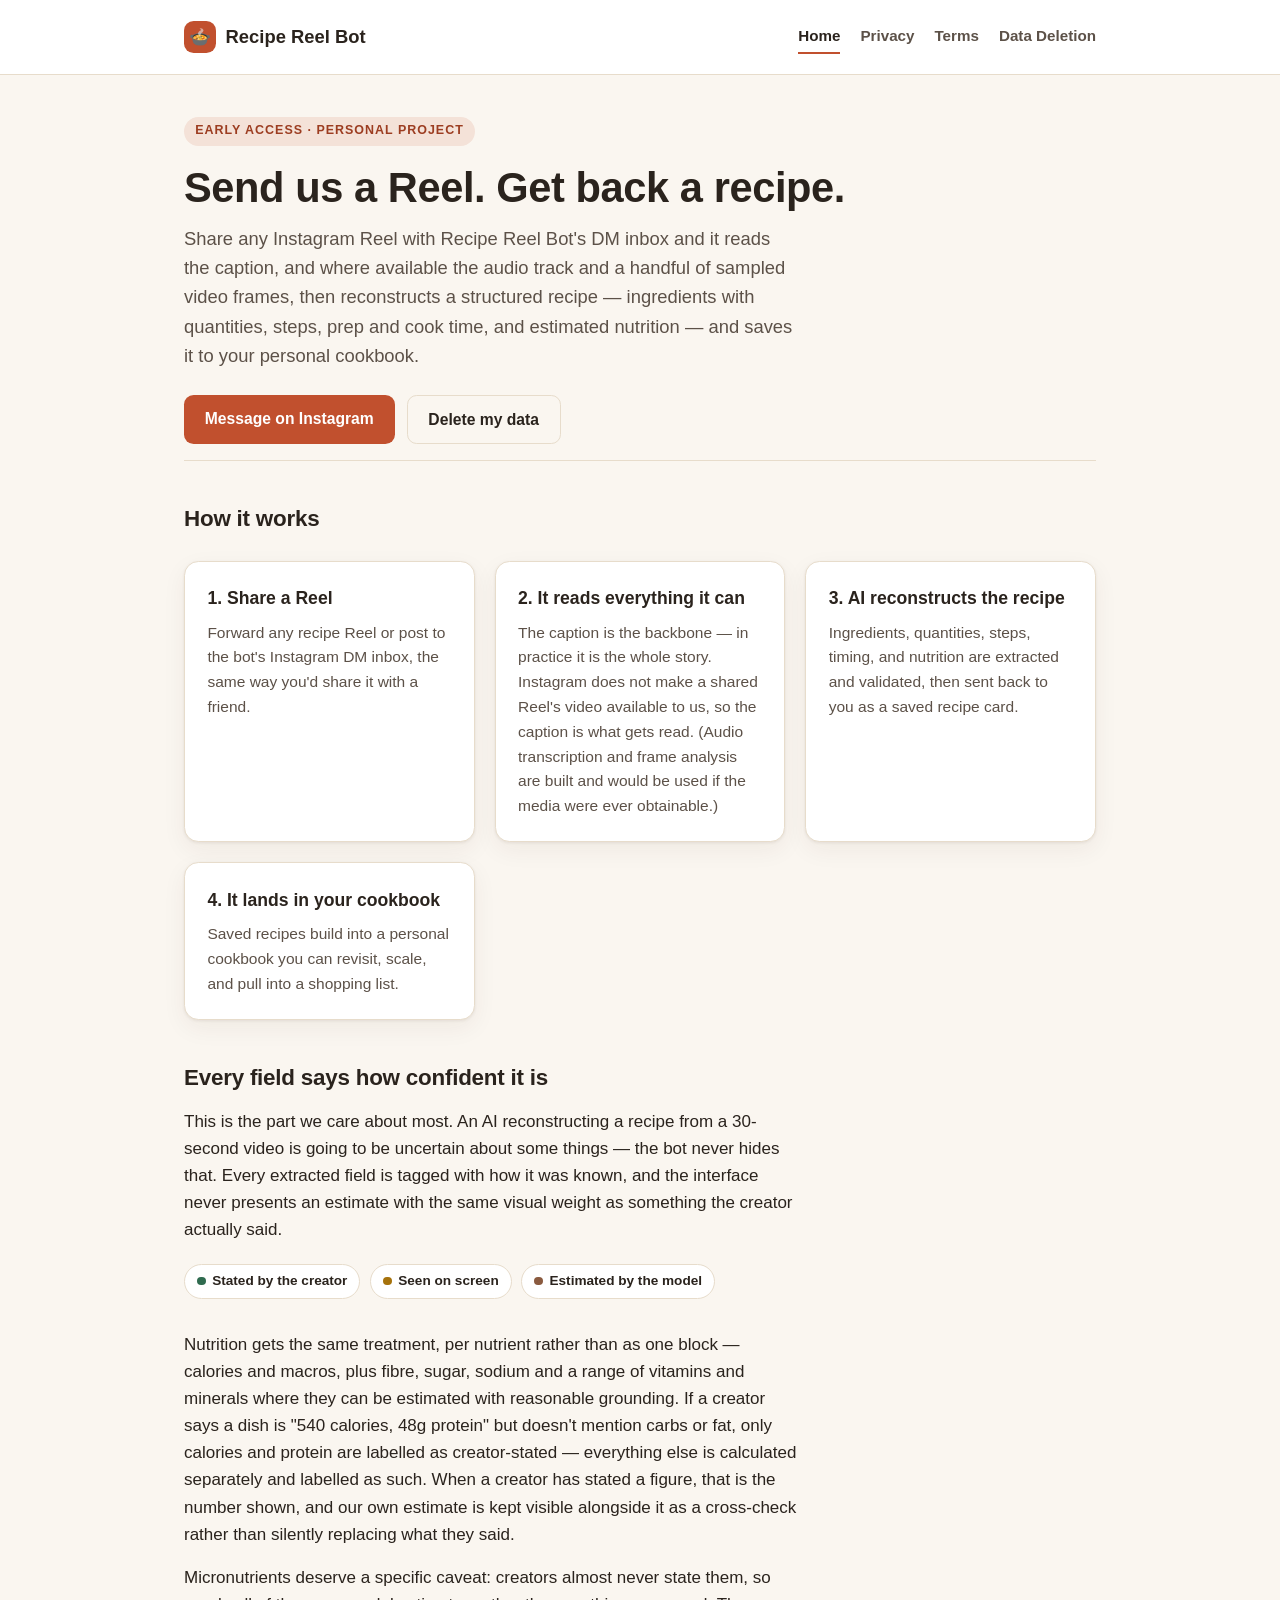
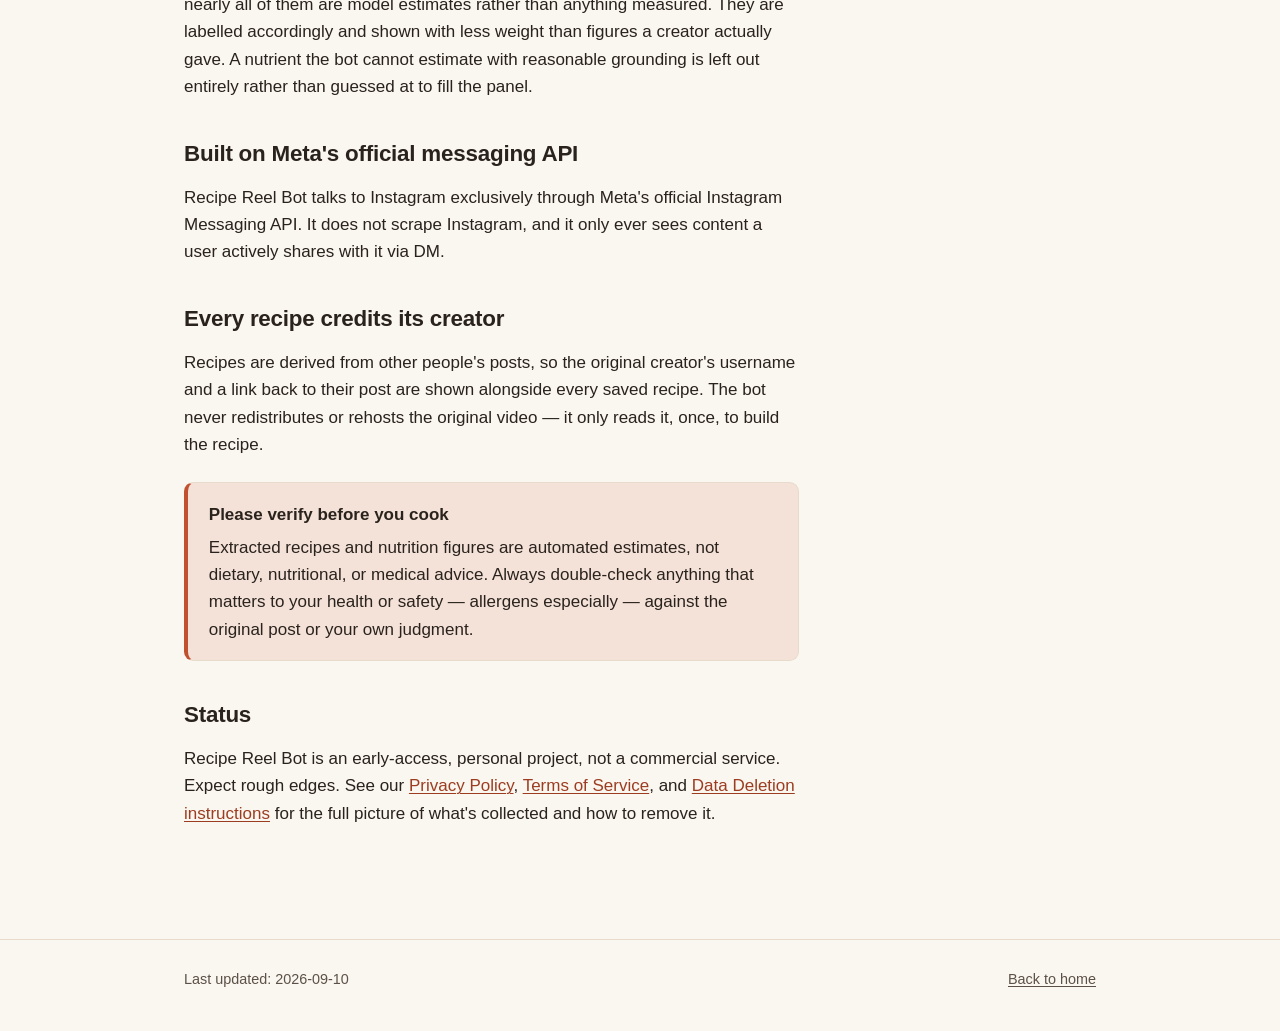
<file: index.html>
<!--
  Legal-adjacent copy on this site (privacy.html, terms.html,
  data-deletion.html) is a good-faith, plain-language draft written for a
  personal, early-access project. It is NOT legal advice and has not been
  reviewed by a lawyer. It should get a professional legal review before
  this product is monetized or serves other people's data at any scale.
-->
<!DOCTYPE html>
<html lang="en">
<head>
<meta charset="UTF-8">
<meta name="viewport" content="width=device-width, initial-scale=1">
  <link rel="icon" href="icon.png">
<title>Recipe Reel Bot — turn shared Reels into saved recipes</title>
<meta name="description" content="Share an Instagram Reel with Recipe Reel Bot and get back a structured recipe — ingredients, steps, and nutrition, each labelled by how confidently it was known.">
<link rel="stylesheet" href="style.css">
</head>
<body>
<a class="skip-link" href="#main">Skip to content</a>
<header class="site-header">
  <div class="header-inner">
    <a class="brand" href="index.html">
      <span class="brand-mark" aria-hidden="true">🍲</span>
      Recipe Reel Bot
    </a>
    <nav class="site-nav" aria-label="Primary">
      <a href="index.html" aria-current="page">Home</a>
      <a href="privacy.html">Privacy</a>
      <a href="terms.html">Terms</a>
      <a href="data-deletion.html">Data Deletion</a>
    </nav>
  </div>
</header>

<main id="main">
  <section class="hero">
    <span class="eyebrow">Early access &middot; personal project</span>
    <h1>Send us a Reel. Get back a recipe.</h1>
    <p class="lede">
      Share any Instagram Reel with Recipe Reel Bot's DM inbox and it reads
      the caption, and where available the audio track and a handful of
      sampled video frames, then reconstructs a structured recipe —
      ingredients with quantities, steps, prep and cook time, and estimated
      nutrition — and saves it to your personal cookbook.
    </p>
    <div class="hero-actions">
      <a class="button button-primary" href="https://www.instagram.com/direct/inbox/">Message on Instagram</a>
      <a class="button button-secondary" href="data-deletion.html">Delete my data</a>
    </div>
  </section>

  <section>
    <h2>How it works</h2>
    <div class="card-grid">
      <div class="card">
        <h3>1. Share a Reel</h3>
        <p>Forward any recipe Reel or post to the bot's Instagram DM inbox, the same way you'd share it with a friend.</p>
      </div>
      <div class="card">
        <h3>2. It reads everything it can</h3>
        <p>The caption is the backbone — in practice it is the whole story. Instagram does not make a shared Reel's video available to us, so the caption is what gets read. (Audio transcription and frame analysis are built and would be used if the media were ever obtainable.)</p>
      </div>
      <div class="card">
        <h3>3. AI reconstructs the recipe</h3>
        <p>Ingredients, quantities, steps, timing, and nutrition are extracted and validated, then sent back to you as a saved recipe card.</p>
      </div>
      <div class="card">
        <h3>4. It lands in your cookbook</h3>
        <p>Saved recipes build into a personal cookbook you can revisit, scale, and pull into a shopping list.</p>
      </div>
    </div>
  </section>

  <section>
    <h2>Every field says how confident it is</h2>
    <p>
      This is the part we care about most. An AI reconstructing a recipe from
      a 30-second video is going to be uncertain about some things — the bot
      never hides that. Every extracted field is tagged with how it was
      known, and the interface never presents an estimate with the same
      visual weight as something the creator actually said.
    </p>
    <div class="tag-row">
      <span class="tag"><span class="dot dot-explicit" aria-hidden="true"></span>Stated by the creator</span>
      <span class="tag"><span class="dot dot-visible" aria-hidden="true"></span>Seen on screen</span>
      <span class="tag"><span class="dot dot-inferred" aria-hidden="true"></span>Estimated by the model</span>
    </div>
    <p>
      Nutrition gets the same treatment, per nutrient rather than as one
      block — calories and macros, plus fibre, sugar, sodium and a range of
      vitamins and minerals where they can be estimated with reasonable
      grounding. If a creator says a dish is "540 calories, 48g protein" but
      doesn't mention carbs or fat, only calories and protein are labelled
      as creator-stated — everything else is calculated separately and
      labelled as such. When a creator has stated a figure, that is the
      number shown, and our own estimate is kept visible alongside it as a
      cross-check rather than silently replacing what they said.
    </p>
    <p>
      Micronutrients deserve a specific caveat: creators almost never state
      them, so nearly all of them are model estimates rather than anything
      measured. They are labelled accordingly and shown with less weight
      than figures a creator actually gave. A nutrient the bot cannot
      estimate with reasonable grounding is left out entirely rather than
      guessed at to fill the panel.
    </p>
  </section>

  <section>
    <h2>Built on Meta's official messaging API</h2>
    <p>
      Recipe Reel Bot talks to Instagram exclusively through Meta's official
      Instagram Messaging API. It does not scrape Instagram, and it only
      ever sees content a user actively shares with it via DM.
    </p>
  </section>

  <section>
    <h2>Every recipe credits its creator</h2>
    <p>
      Recipes are derived from other people's posts, so the original
      creator's username and a link back to their post are shown alongside
      every saved recipe. The bot never redistributes or rehosts the
      original video — it only reads it, once, to build the recipe.
    </p>
  </section>

  <div class="callout">
    <span class="callout-title">Please verify before you cook</span>
    <p>
      Extracted recipes and nutrition figures are automated estimates, not
      dietary, nutritional, or medical advice. Always double-check anything
      that matters to your health or safety — allergens especially — against
      the original post or your own judgment.
    </p>
  </div>

  <section>
    <h2>Status</h2>
    <p>
      Recipe Reel Bot is an early-access, personal project, not a commercial
      service. Expect rough edges. See our
      <a href="privacy.html">Privacy Policy</a>,
      <a href="terms.html">Terms of Service</a>, and
      <a href="data-deletion.html">Data Deletion instructions</a> for the
      full picture of what's collected and how to remove it.
    </p>
  </section>
</main>

<footer class="site-footer">
  <div class="footer-inner">
    <span>Last updated: 2026-09-10</span>
    <a href="index.html">Back to home</a>
  </div>
</footer>
</body>
</html>
</file>
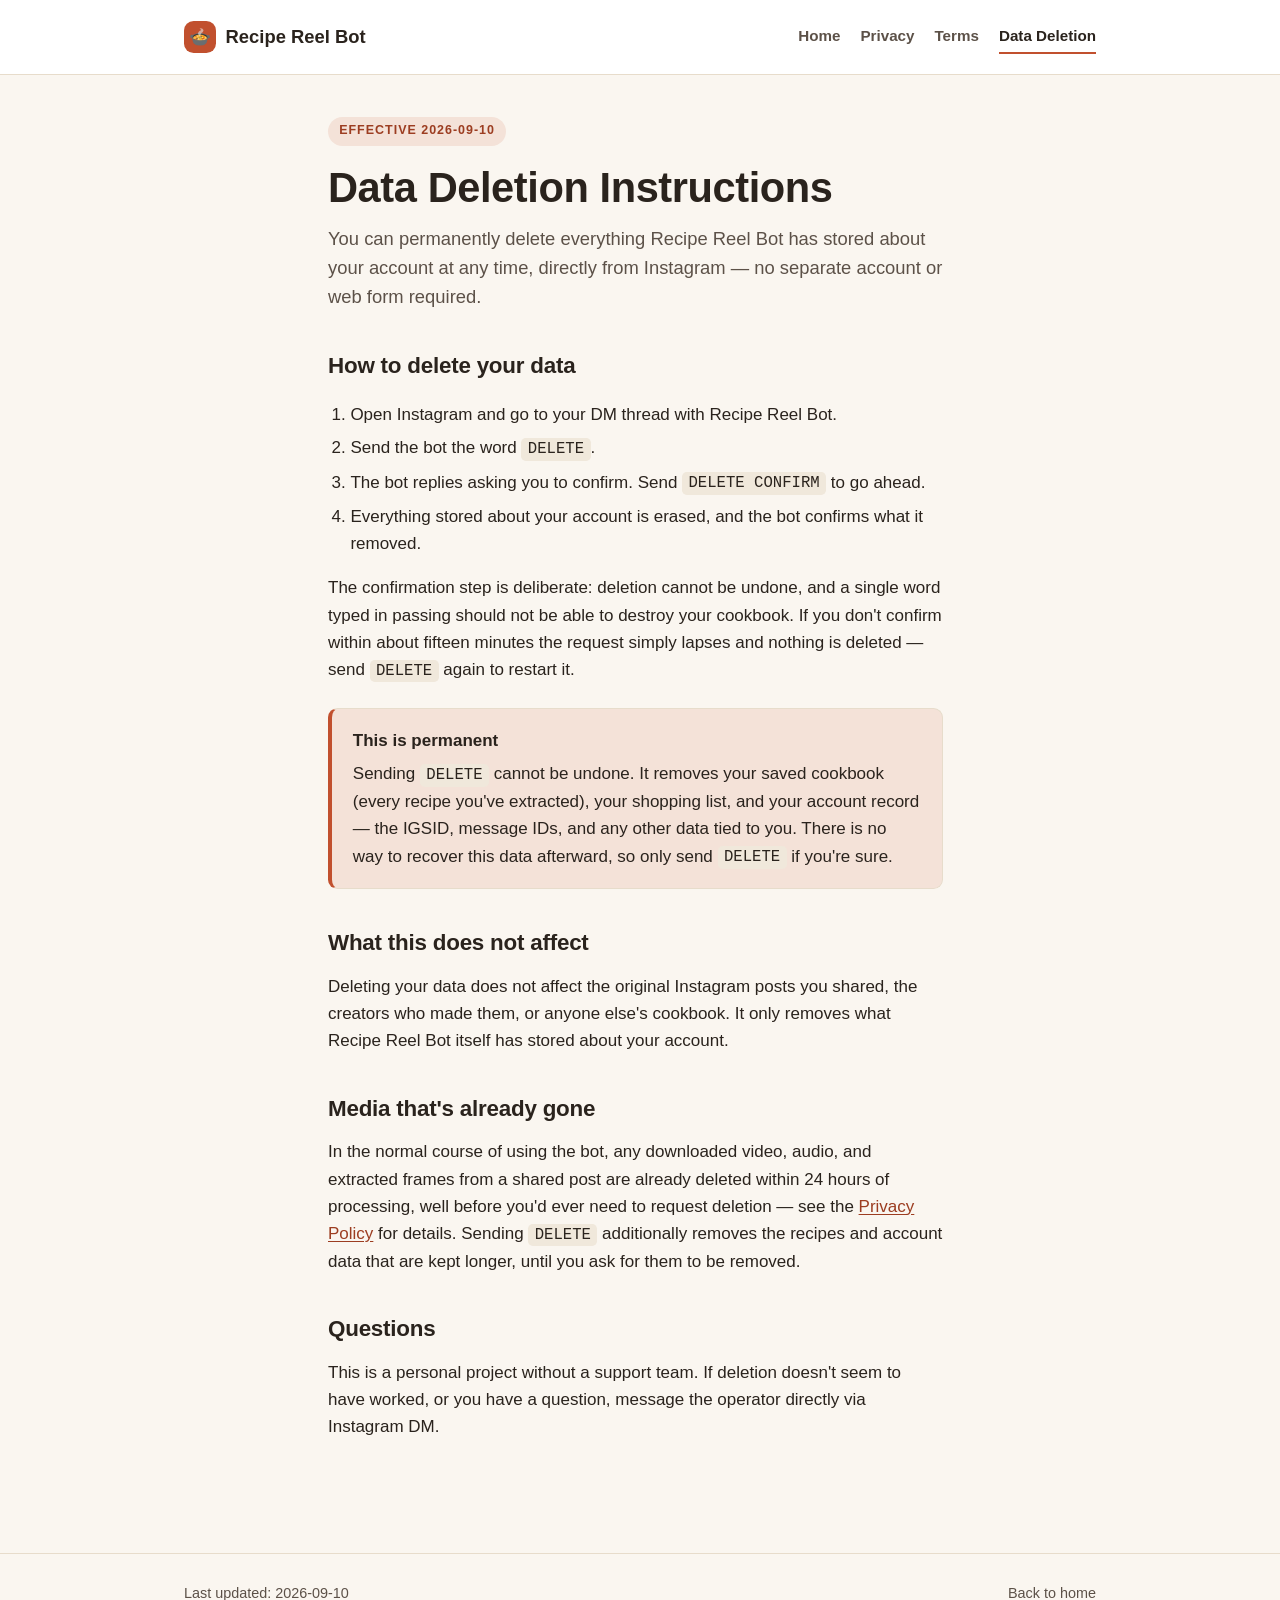
<file: data-deletion.html>
<!--
  This page is a good-faith, plain-language draft written for a personal,
  early-access project. It is NOT legal advice and has not been reviewed by
  a lawyer. It should get a professional legal review before this product is
  monetized or serves other people's data at any scale.
-->
<!DOCTYPE html>
<html lang="en">
<head>
<meta charset="UTF-8">
<meta name="viewport" content="width=device-width, initial-scale=1">
  <link rel="icon" href="icon.png">
<title>Data Deletion — Recipe Reel Bot</title>
<meta name="description" content="How to permanently delete everything Recipe Reel Bot has stored about your account.">
<link rel="stylesheet" href="style.css">
</head>
<body>
<a class="skip-link" href="#main">Skip to content</a>
<header class="site-header">
  <div class="header-inner">
    <a class="brand" href="index.html">
      <span class="brand-mark" aria-hidden="true">🍲</span>
      Recipe Reel Bot
    </a>
    <nav class="site-nav" aria-label="Primary">
      <a href="index.html">Home</a>
      <a href="privacy.html">Privacy</a>
      <a href="terms.html">Terms</a>
      <a href="data-deletion.html" aria-current="page">Data Deletion</a>
    </nav>
  </div>
</header>

<main id="main" class="prose">
  <span class="eyebrow">Effective 2026-09-10</span>
  <h1>Data Deletion Instructions</h1>
  <p class="lede">
    You can permanently delete everything Recipe Reel Bot has stored about
    your account at any time, directly from Instagram — no separate account
    or web form required.
  </p>

  <h2>How to delete your data</h2>
  <ol>
      <li>Open Instagram and go to your DM thread with Recipe Reel Bot.</li>
      <li>Send the bot the word <code>DELETE</code>.</li>
      <li>The bot replies asking you to confirm. Send
        <code>DELETE CONFIRM</code> to go ahead.</li>
      <li>Everything stored about your account is erased, and the bot
        confirms what it removed.</li>
    </ol>
    <p>
      The confirmation step is deliberate: deletion cannot be undone, and a
      single word typed in passing should not be able to destroy your
      cookbook. If you don't confirm within about fifteen minutes the
      request simply lapses and nothing is deleted — send
      <code>DELETE</code> again to restart it.
    </p>

  <div class="callout">
    <span class="callout-title">This is permanent</span>
    <p>
      Sending <code>DELETE</code> cannot be undone. It removes your saved
      cookbook (every recipe you've extracted), your shopping list, and your
      account record — the IGSID, message IDs, and any other data tied to
      you. There is no way to recover this data afterward, so only send
      <code>DELETE</code> if you're sure.
    </p>
  </div>

  <h2>What this does not affect</h2>
  <p>
    Deleting your data does not affect the original Instagram posts you
    shared, the creators who made them, or anyone else's cookbook. It only
    removes what Recipe Reel Bot itself has stored about your account.
  </p>

  <h2>Media that's already gone</h2>
  <p>
    In the normal course of using the bot, any downloaded video, audio, and
    extracted frames from a shared post are already deleted within 24 hours
    of processing, well before you'd ever need to request deletion — see the
    <a href="privacy.html">Privacy Policy</a> for details. Sending
    <code>DELETE</code> additionally removes the recipes and account data
    that are kept longer, until you ask for them to be removed.
  </p>

  <h2>Questions</h2>
  <p>
    This is a personal project without a support team. If deletion doesn't
    seem to have worked, or you have a question, message the operator
    directly via Instagram DM.
  </p>
</main>

<footer class="site-footer">
  <div class="footer-inner">
    <span>Last updated: 2026-09-10</span>
    <a href="index.html">Back to home</a>
  </div>
</footer>
</body>
</html>
</file>
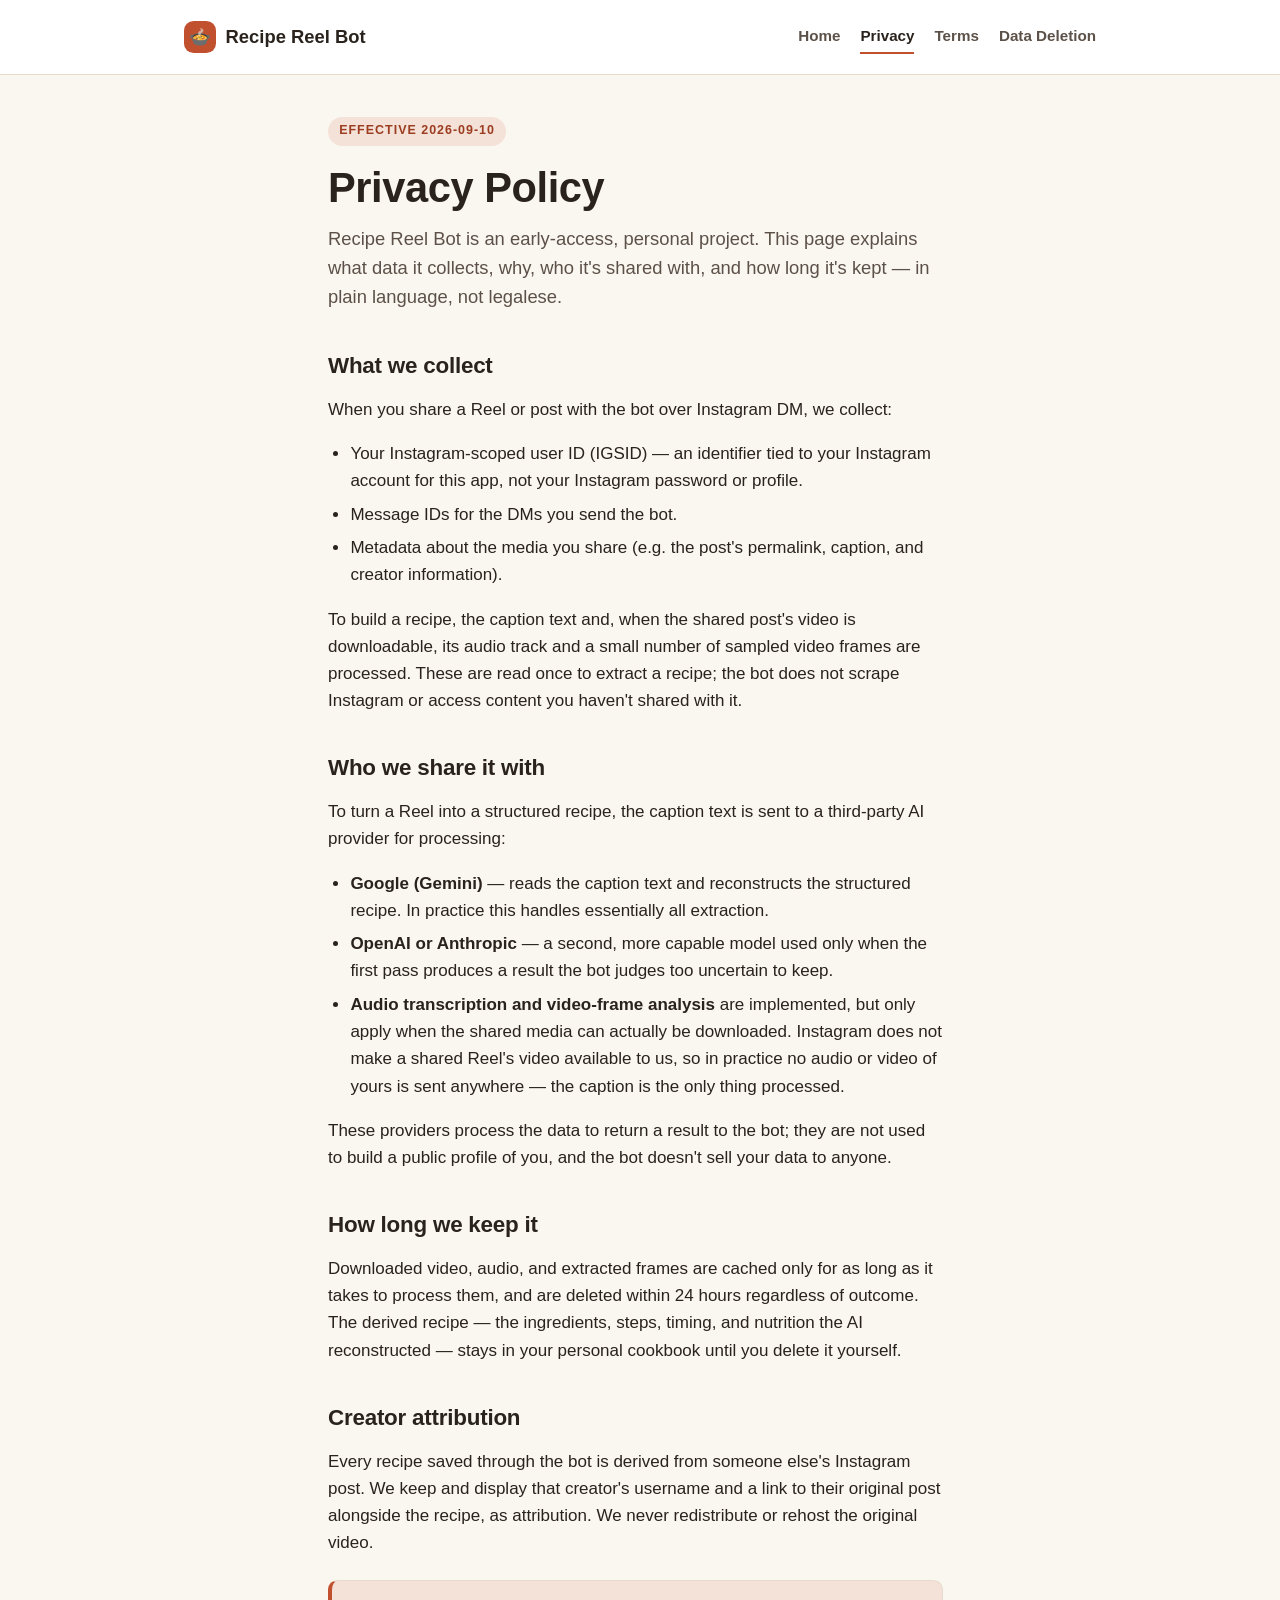
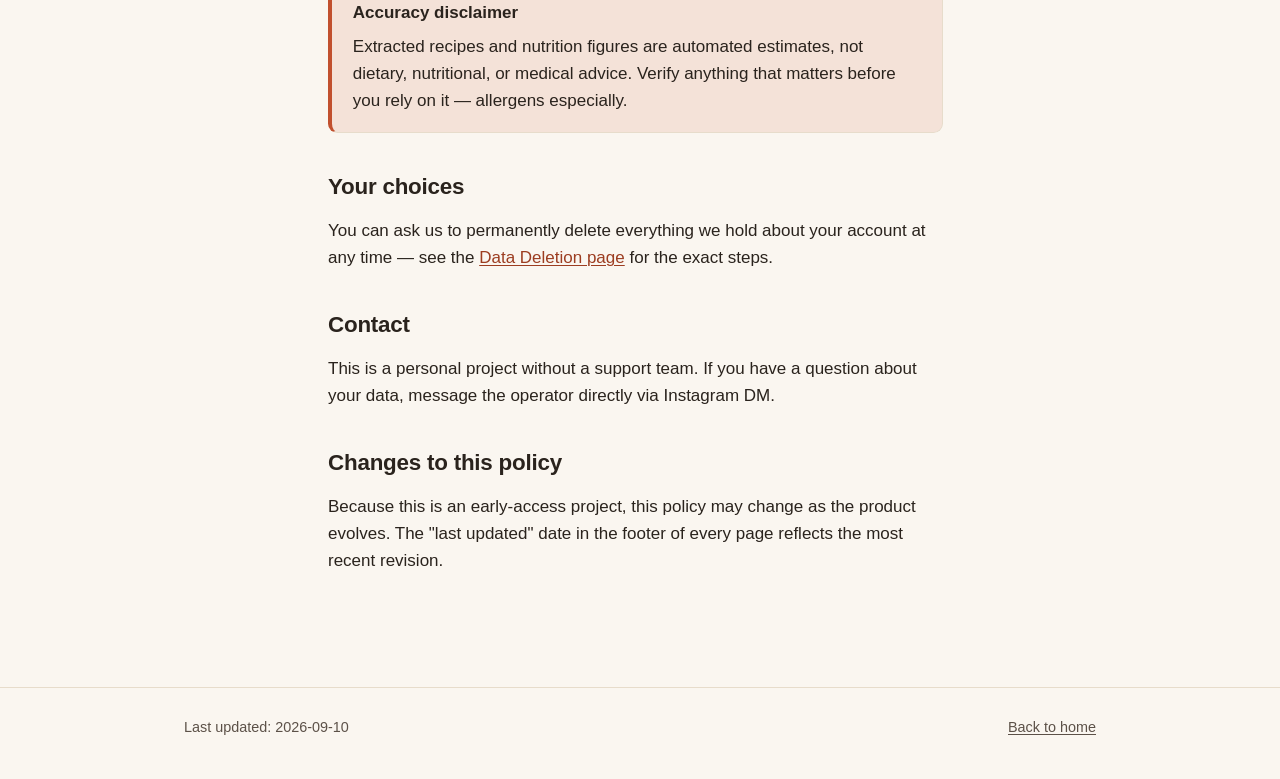
<file: privacy.html>
<!--
  This page is a good-faith, plain-language draft written for a personal,
  early-access project. It is NOT legal advice and has not been reviewed by
  a lawyer. It should get a professional legal review before this product is
  monetized or serves other people's data at any scale.
-->
<!DOCTYPE html>
<html lang="en">
<head>
<meta charset="UTF-8">
<meta name="viewport" content="width=device-width, initial-scale=1">
  <link rel="icon" href="icon.png">
<title>Privacy Policy — Recipe Reel Bot</title>
<meta name="description" content="What Recipe Reel Bot collects, why, who it's shared with, and how long it's kept.">
<link rel="stylesheet" href="style.css">
</head>
<body>
<a class="skip-link" href="#main">Skip to content</a>
<header class="site-header">
  <div class="header-inner">
    <a class="brand" href="index.html">
      <span class="brand-mark" aria-hidden="true">🍲</span>
      Recipe Reel Bot
    </a>
    <nav class="site-nav" aria-label="Primary">
      <a href="index.html">Home</a>
      <a href="privacy.html" aria-current="page">Privacy</a>
      <a href="terms.html">Terms</a>
      <a href="data-deletion.html">Data Deletion</a>
    </nav>
  </div>
</header>

<main id="main" class="prose">
  <span class="eyebrow">Effective 2026-09-10</span>
  <h1>Privacy Policy</h1>
  <p class="lede">
    Recipe Reel Bot is an early-access, personal project. This page explains
    what data it collects, why, who it's shared with, and how long it's
    kept — in plain language, not legalese.
  </p>

  <h2>What we collect</h2>
  <p>When you share a Reel or post with the bot over Instagram DM, we collect:</p>
  <ul>
    <li>Your Instagram-scoped user ID (IGSID) — an identifier tied to your Instagram account for this app, not your Instagram password or profile.</li>
    <li>Message IDs for the DMs you send the bot.</li>
    <li>Metadata about the media you share (e.g. the post's permalink, caption, and creator information).</li>
  </ul>
  <p>
    To build a recipe, the caption text and, when the shared post's video is
    downloadable, its audio track and a small number of sampled video frames
    are processed. These are read once to extract a recipe; the bot does not
    scrape Instagram or access content you haven't shared with it.
  </p>

  <h2>Who we share it with</h2>
  <p>
    To turn a Reel into a structured recipe, the caption text is sent to a third-party AI provider for processing:
  </p>
  <ul>
      <li><strong>Google (Gemini)</strong> — reads the caption text and
        reconstructs the structured recipe. In practice this handles
        essentially all extraction.</li>
      <li><strong>OpenAI or Anthropic</strong> — a second, more capable
        model used only when the first pass produces a result the bot
        judges too uncertain to keep.</li>
      <li><strong>Audio transcription and video-frame analysis</strong> are
        implemented, but only apply when the shared media can actually be
        downloaded. Instagram does not make a shared Reel's video available
        to us, so in practice no audio or video of yours is sent anywhere —
        the caption is the only thing processed.</li>
    </ul>
  <p>
    These providers process the data to return a result to the bot; they are
    not used to build a public profile of you, and the bot doesn't sell your
    data to anyone.
  </p>

  <h2>How long we keep it</h2>
  <p>
    Downloaded video, audio, and extracted frames are cached only for as
    long as it takes to process them, and are deleted within 24 hours
    regardless of outcome. The derived recipe — the ingredients, steps,
    timing, and nutrition the AI reconstructed — stays in your personal
    cookbook until you delete it yourself.
  </p>

  <h2>Creator attribution</h2>
  <p>
    Every recipe saved through the bot is derived from someone else's
    Instagram post. We keep and display that creator's username and a link
    to their original post alongside the recipe, as attribution. We never
    redistribute or rehost the original video.
  </p>

  <div class="callout">
    <span class="callout-title">Accuracy disclaimer</span>
    <p>
      Extracted recipes and nutrition figures are automated estimates, not
      dietary, nutritional, or medical advice. Verify anything that matters
      before you rely on it — allergens especially.
    </p>
  </div>

  <h2>Your choices</h2>
  <p>
    You can ask us to permanently delete everything we hold about your
    account at any time — see the
    <a href="data-deletion.html">Data Deletion page</a> for the exact steps.
  </p>

  <h2>Contact</h2>
  <p>
    This is a personal project without a support team. If you have a
    question about your data, message the operator directly via Instagram
    DM.
  </p>

  <h2>Changes to this policy</h2>
  <p>
    Because this is an early-access project, this policy may change as the
    product evolves. The "last updated" date in the footer of every page
    reflects the most recent revision.
  </p>
</main>

<footer class="site-footer">
  <div class="footer-inner">
    <span>Last updated: 2026-09-10</span>
    <a href="index.html">Back to home</a>
  </div>
</footer>
</body>
</html>
</file>
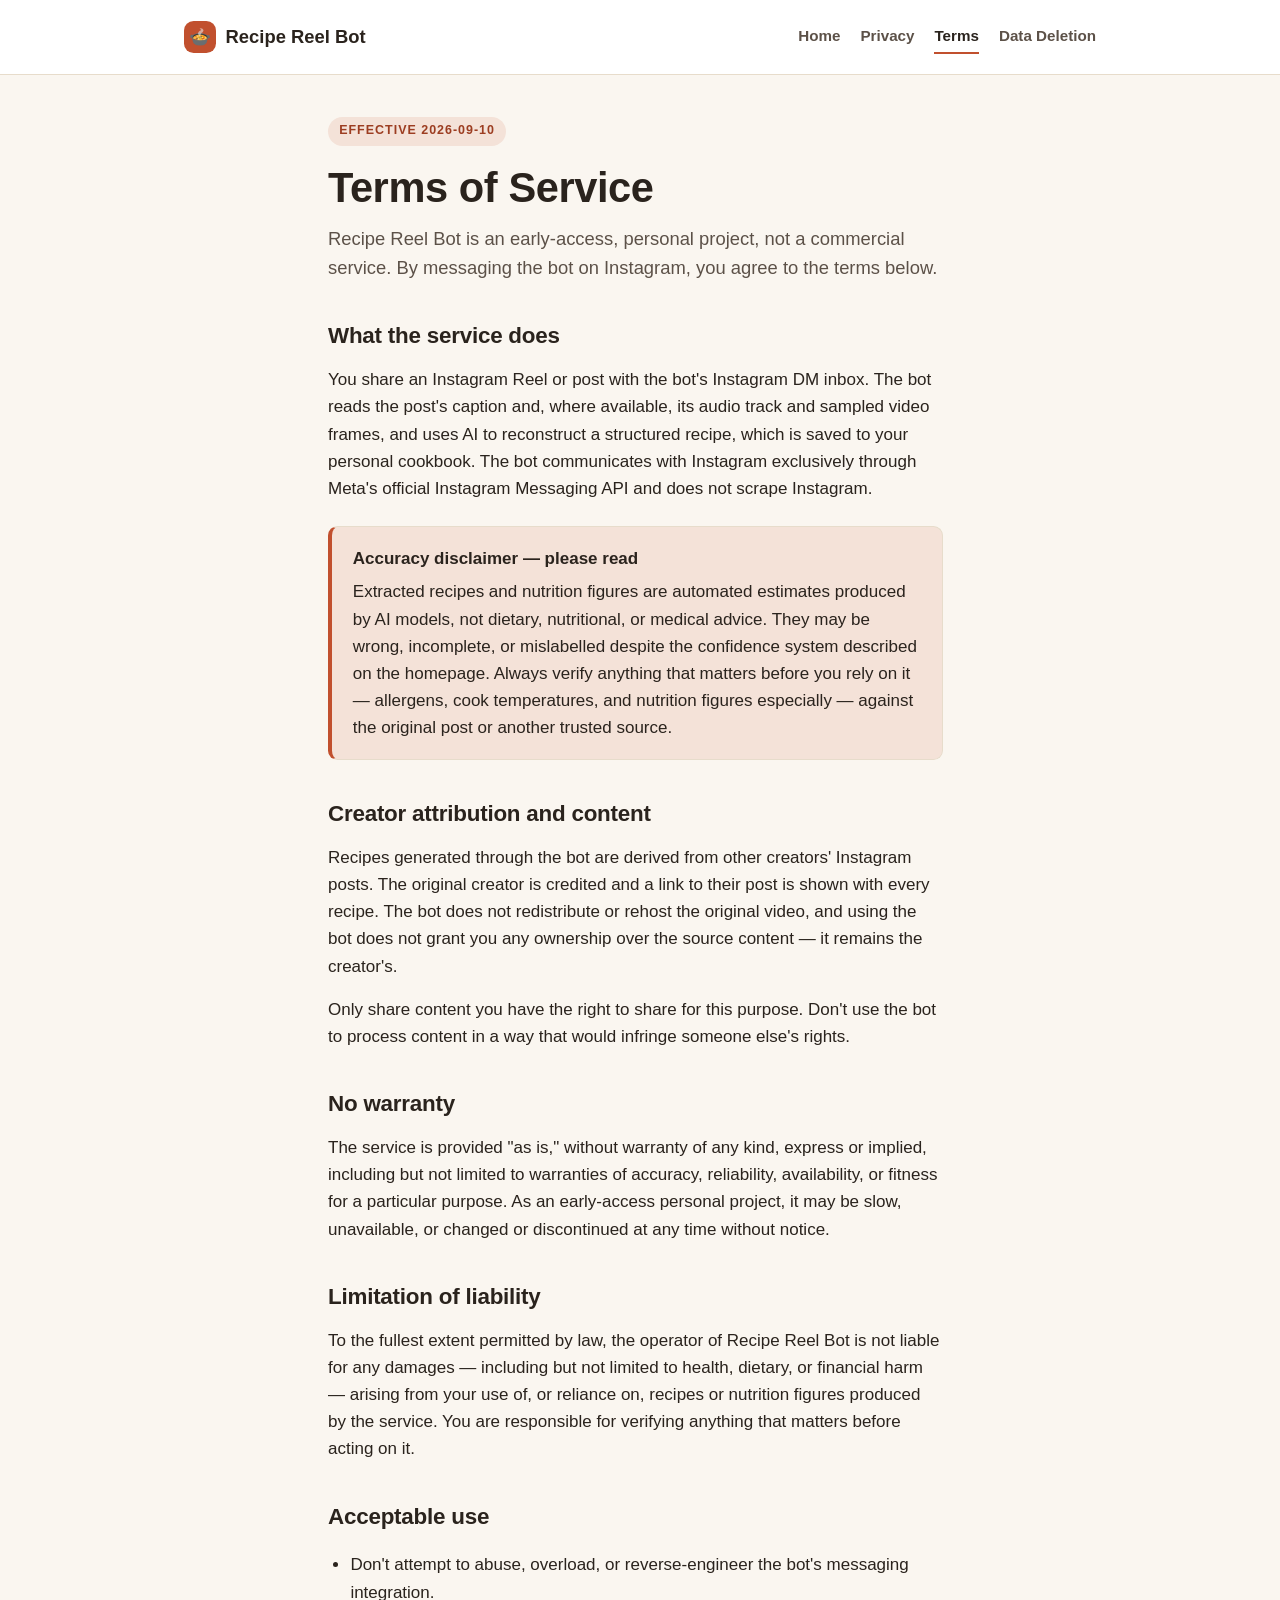
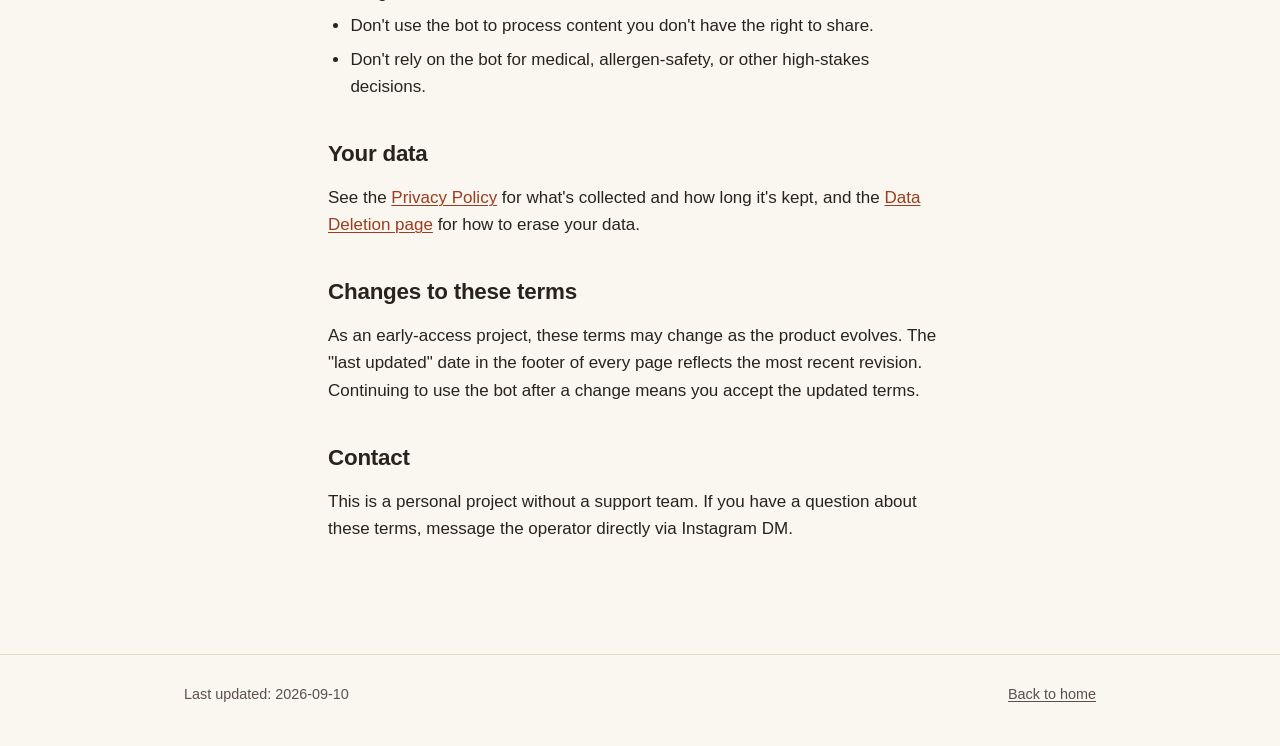
<file: terms.html>
<!--
  This page is a good-faith, plain-language draft written for a personal,
  early-access project. It is NOT legal advice and has not been reviewed by
  a lawyer. It should get a professional legal review before this product is
  monetized or serves other people's data at any scale.
-->
<!DOCTYPE html>
<html lang="en">
<head>
<meta charset="UTF-8">
<meta name="viewport" content="width=device-width, initial-scale=1">
  <link rel="icon" href="icon.png">
<title>Terms of Service — Recipe Reel Bot</title>
<meta name="description" content="The terms for using Recipe Reel Bot, including the accuracy disclaimer for extracted recipes and nutrition.">
<link rel="stylesheet" href="style.css">
</head>
<body>
<a class="skip-link" href="#main">Skip to content</a>
<header class="site-header">
  <div class="header-inner">
    <a class="brand" href="index.html">
      <span class="brand-mark" aria-hidden="true">🍲</span>
      Recipe Reel Bot
    </a>
    <nav class="site-nav" aria-label="Primary">
      <a href="index.html">Home</a>
      <a href="privacy.html">Privacy</a>
      <a href="terms.html" aria-current="page">Terms</a>
      <a href="data-deletion.html">Data Deletion</a>
    </nav>
  </div>
</header>

<main id="main" class="prose">
  <span class="eyebrow">Effective 2026-09-10</span>
  <h1>Terms of Service</h1>
  <p class="lede">
    Recipe Reel Bot is an early-access, personal project, not a commercial
    service. By messaging the bot on Instagram, you agree to the terms
    below.
  </p>

  <h2>What the service does</h2>
  <p>
    You share an Instagram Reel or post with the bot's Instagram DM inbox.
    The bot reads the post's caption and, where available, its audio track
    and sampled video frames, and uses AI to reconstruct a structured
    recipe, which is saved to your personal cookbook. The bot communicates
    with Instagram exclusively through Meta's official Instagram Messaging
    API and does not scrape Instagram.
  </p>

  <div class="callout">
    <span class="callout-title">Accuracy disclaimer — please read</span>
    <p>
      Extracted recipes and nutrition figures are automated estimates
      produced by AI models, not dietary, nutritional, or medical advice.
      They may be wrong, incomplete, or mislabelled despite the confidence
      system described on the homepage. Always verify anything that matters
      before you rely on it — allergens, cook temperatures, and nutrition
      figures especially — against the original post or another trusted
      source.
    </p>
  </div>

  <h2>Creator attribution and content</h2>
  <p>
    Recipes generated through the bot are derived from other creators'
    Instagram posts. The original creator is credited and a link to their
    post is shown with every recipe. The bot does not redistribute or
    rehost the original video, and using the bot does not grant you any
    ownership over the source content — it remains the creator's.
  </p>
  <p>
    Only share content you have the right to share for this purpose. Don't
    use the bot to process content in a way that would infringe someone
    else's rights.
  </p>

  <h2>No warranty</h2>
  <p>
    The service is provided "as is," without warranty of any kind, express
    or implied, including but not limited to warranties of accuracy,
    reliability, availability, or fitness for a particular purpose. As an
    early-access personal project, it may be slow, unavailable, or changed
    or discontinued at any time without notice.
  </p>

  <h2>Limitation of liability</h2>
  <p>
    To the fullest extent permitted by law, the operator of Recipe Reel Bot
    is not liable for any damages — including but not limited to health,
    dietary, or financial harm — arising from your use of, or reliance on,
    recipes or nutrition figures produced by the service. You are
    responsible for verifying anything that matters before acting on it.
  </p>

  <h2>Acceptable use</h2>
  <ul>
    <li>Don't attempt to abuse, overload, or reverse-engineer the bot's messaging integration.</li>
    <li>Don't use the bot to process content you don't have the right to share.</li>
    <li>Don't rely on the bot for medical, allergen-safety, or other high-stakes decisions.</li>
  </ul>

  <h2>Your data</h2>
  <p>
    See the <a href="privacy.html">Privacy Policy</a> for what's collected
    and how long it's kept, and the
    <a href="data-deletion.html">Data Deletion page</a> for how to erase
    your data.
  </p>

  <h2>Changes to these terms</h2>
  <p>
    As an early-access project, these terms may change as the product
    evolves. The "last updated" date in the footer of every page reflects
    the most recent revision. Continuing to use the bot after a change
    means you accept the updated terms.
  </p>

  <h2>Contact</h2>
  <p>
    This is a personal project without a support team. If you have a
    question about these terms, message the operator directly via Instagram
    DM.
  </p>
</main>

<footer class="site-footer">
  <div class="footer-inner">
    <span>Last updated: 2026-09-10</span>
    <a href="index.html">Back to home</a>
  </div>
</footer>
</body>
</html>
</file>
<file: style.css>
/* Recipe Reel Bot -- shared stylesheet.
   System font stack only: no external font requests, works fully offline. */

:root {
  --bg: #faf6f0;
  --bg-elevated: #ffffff;
  --text: #2a231d;
  --text-muted: #5c5148;
  --accent: #c1502e;
  --accent-strong: #9c3d21;
  --accent-tint: #f4e2d8;
  --border: #e7dccb;
  --explicit: #2f6b4f;
  --visible: #a6720c;
  --inferred: #8a5a3f;
  --code-bg: #f0e8db;
  --shadow: 0 1px 3px rgba(60, 40, 20, 0.08), 0 8px 24px rgba(60, 40, 20, 0.06);
}

@media (prefers-color-scheme: dark) {
  :root {
    --bg: #1c1712;
    --bg-elevated: #262019;
    --text: #f1e9dd;
    --text-muted: #c2b6a5;
    --accent: #e8814f;
    --accent-strong: #f4a06e;
    --accent-tint: #3a2a1f;
    --border: #3c3126;
    --explicit: #6fbf95;
    --visible: #e0b148;
    --inferred: #d69b74;
    --code-bg: #2c241b;
    --shadow: 0 1px 3px rgba(0, 0, 0, 0.35), 0 8px 24px rgba(0, 0, 0, 0.3);
  }
}

* {
  box-sizing: border-box;
}

html {
  -webkit-text-size-adjust: 100%;
}

body {
  margin: 0;
  background: var(--bg);
  color: var(--text);
  font-family: -apple-system, BlinkMacSystemFont, "Segoe UI", Roboto, Helvetica,
    Arial, sans-serif, "Apple Color Emoji", "Segoe UI Emoji";
  font-size: 17px;
  line-height: 1.6;
  overflow-x: hidden;
}

a {
  color: var(--accent-strong);
  text-decoration-thickness: 1px;
  text-underline-offset: 2px;
}

a:hover,
a:focus {
  color: var(--accent);
}

.skip-link {
  position: absolute;
  left: -999px;
  top: auto;
}

.skip-link:focus {
  left: 1rem;
  top: 1rem;
  z-index: 100;
  background: var(--bg-elevated);
  padding: 0.5rem 1rem;
  border-radius: 0.5rem;
  box-shadow: var(--shadow);
}

header.site-header {
  border-bottom: 1px solid var(--border);
  background: var(--bg-elevated);
}

.header-inner {
  max-width: 60rem;
  margin: 0 auto;
  padding: 1.25rem 1.5rem;
  display: flex;
  flex-wrap: wrap;
  align-items: center;
  justify-content: space-between;
  gap: 0.75rem 1.5rem;
}

.brand {
  display: inline-flex;
  align-items: center;
  gap: 0.6rem;
  font-weight: 700;
  font-size: 1.15rem;
  color: var(--text);
  text-decoration: none;
}

.brand:hover,
.brand:focus {
  color: var(--accent);
}

.brand-mark {
  display: inline-flex;
  align-items: center;
  justify-content: center;
  width: 2rem;
  height: 2rem;
  border-radius: 0.6rem;
  background: var(--accent);
  color: #fff;
  font-size: 1.1rem;
  flex-shrink: 0;
}

nav.site-nav {
  display: flex;
  flex-wrap: wrap;
  gap: 0.4rem 1.25rem;
}

nav.site-nav a {
  color: var(--text-muted);
  text-decoration: none;
  font-size: 0.95rem;
  font-weight: 600;
  padding: 0.25rem 0;
  border-bottom: 2px solid transparent;
}

nav.site-nav a:hover,
nav.site-nav a:focus,
nav.site-nav a[aria-current="page"] {
  color: var(--text);
  border-bottom-color: var(--accent);
}

main {
  max-width: 60rem;
  margin: 0 auto;
  padding: 2.5rem 1.5rem 4rem;
}

main.prose {
  max-width: 42rem;
}

main.prose p,
main.prose li {
  max-width: 65ch;
}

h1 {
  font-size: clamp(1.9rem, 4vw, 2.6rem);
  line-height: 1.15;
  margin: 0 0 0.75rem;
  letter-spacing: -0.01em;
}

h2 {
  font-size: 1.4rem;
  margin: 2.25rem 0 0.75rem;
  letter-spacing: -0.01em;
}

h3 {
  font-size: 1.1rem;
  margin: 1.5rem 0 0.5rem;
}

p {
  margin: 0 0 1rem;
  max-width: 65ch;
}

ul,
ol {
  padding-left: 1.4rem;
  max-width: 65ch;
}

li {
  margin-bottom: 0.4rem;
}

.lede {
  font-size: 1.15rem;
  color: var(--text-muted);
  max-width: 60ch;
}

.eyebrow {
  display: inline-block;
  text-transform: uppercase;
  letter-spacing: 0.08em;
  font-size: 0.78rem;
  font-weight: 700;
  color: var(--accent-strong);
  background: var(--accent-tint);
  padding: 0.3rem 0.7rem;
  border-radius: 999px;
  margin-bottom: 1.1rem;
}

.hero {
  padding-bottom: 1rem;
  border-bottom: 1px solid var(--border);
  margin-bottom: 2.5rem;
}

.hero-actions {
  display: flex;
  flex-wrap: wrap;
  gap: 0.75rem;
  margin-top: 1.5rem;
}

.button {
  display: inline-block;
  padding: 0.7rem 1.3rem;
  border-radius: 0.6rem;
  font-weight: 700;
  text-decoration: none;
  font-size: 0.98rem;
}

.button-primary {
  background: var(--accent);
  color: #fff;
}

.button-primary:hover,
.button-primary:focus {
  background: var(--accent-strong);
  color: #fff;
}

.button-secondary {
  background: transparent;
  color: var(--text);
  border: 1px solid var(--border);
}

.button-secondary:hover,
.button-secondary:focus {
  border-color: var(--accent);
  color: var(--accent-strong);
}

.card-grid {
  display: grid;
  grid-template-columns: repeat(auto-fit, minmax(15rem, 1fr));
  gap: 1.25rem;
  margin: 1.5rem 0 2.5rem;
}

.card {
  background: var(--bg-elevated);
  border: 1px solid var(--border);
  border-radius: 0.9rem;
  padding: 1.4rem;
  box-shadow: var(--shadow);
}

.card h3 {
  margin-top: 0;
}

.card p {
  color: var(--text-muted);
  margin-bottom: 0;
  font-size: 0.97rem;
}

.tag-row {
  display: flex;
  flex-wrap: wrap;
  gap: 0.6rem;
  margin: 1.25rem 0 2rem;
}

.tag {
  display: inline-flex;
  align-items: center;
  gap: 0.4rem;
  font-size: 0.85rem;
  font-weight: 700;
  padding: 0.35rem 0.75rem;
  border-radius: 999px;
  border: 1px solid var(--border);
  background: var(--bg-elevated);
}

.dot {
  width: 0.55rem;
  height: 0.55rem;
  border-radius: 50%;
  flex-shrink: 0;
}

.dot-explicit {
  background: var(--explicit);
}

.dot-visible {
  background: var(--visible);
}

.dot-inferred {
  background: var(--inferred);
}

.callout {
  background: var(--accent-tint);
  border: 1px solid var(--border);
  border-left: 4px solid var(--accent);
  border-radius: 0.6rem;
  padding: 1.1rem 1.3rem;
  margin: 1.5rem 0;
  max-width: 65ch;
}

.callout p:last-child {
  margin-bottom: 0;
}

.callout-title {
  font-weight: 700;
  margin-bottom: 0.4rem;
  display: block;
}

table {
  border-collapse: collapse;
  width: 100%;
  margin: 1.25rem 0 2rem;
  font-size: 0.95rem;
}

th,
td {
  text-align: left;
  padding: 0.6rem 0.8rem;
  border-bottom: 1px solid var(--border);
  vertical-align: top;
}

th {
  color: var(--text-muted);
  font-size: 0.82rem;
  text-transform: uppercase;
  letter-spacing: 0.04em;
}

code {
  background: var(--code-bg);
  padding: 0.15rem 0.4rem;
  border-radius: 0.3rem;
  font-size: 0.92em;
}

.steps-list li {
  margin-bottom: 0.9rem;
}

footer.site-footer {
  border-top: 1px solid var(--border);
  margin-top: 2rem;
}

.footer-inner {
  max-width: 60rem;
  margin: 0 auto;
  padding: 1.75rem 1.5rem 2.5rem;
  display: flex;
  flex-wrap: wrap;
  justify-content: space-between;
  gap: 0.5rem 1.5rem;
  color: var(--text-muted);
  font-size: 0.9rem;
}

.footer-inner a {
  color: var(--text-muted);
}

.footer-inner a:hover,
.footer-inner a:focus {
  color: var(--accent);
}

@media (max-width: 30rem) {
  .header-inner {
    padding: 1rem;
  }

  main {
    padding: 2rem 1.1rem 3rem;
  }

  .footer-inner {
    padding: 1.5rem 1.1rem 2rem;
  }
}
</file>
